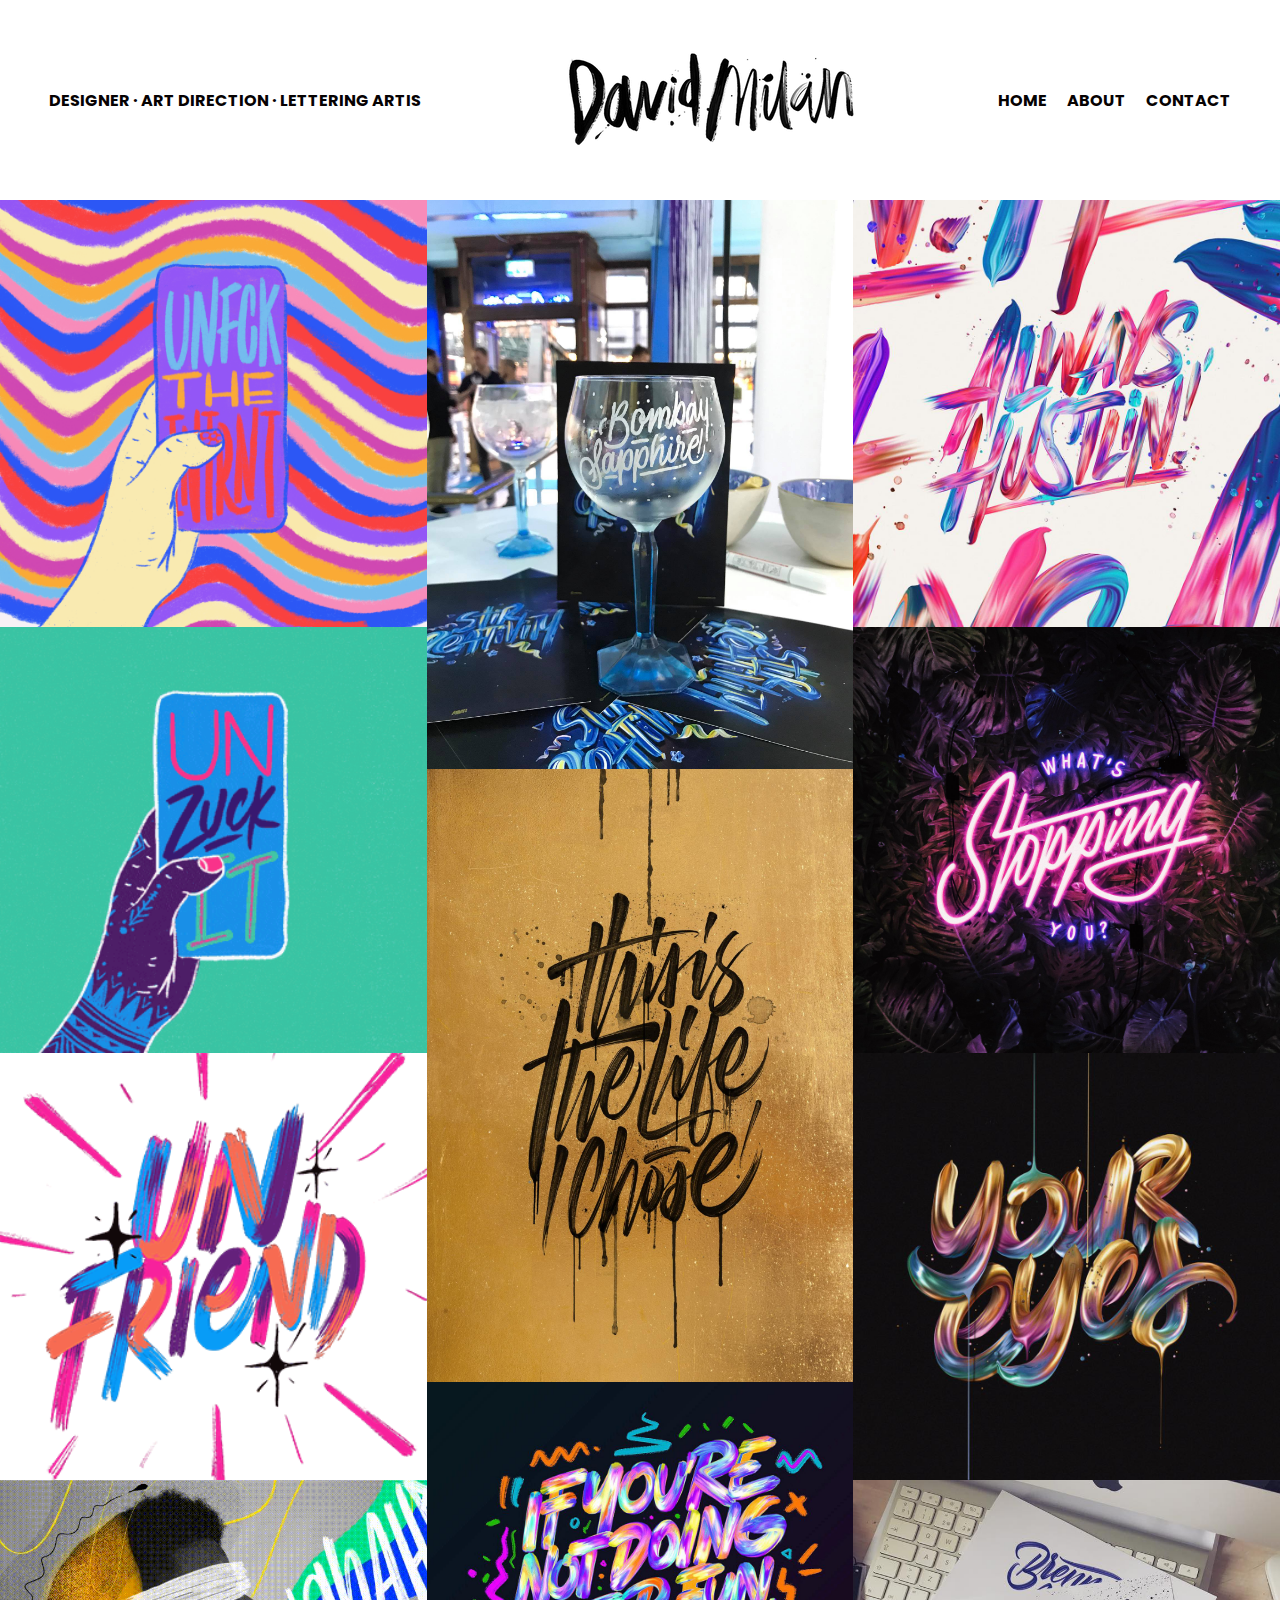
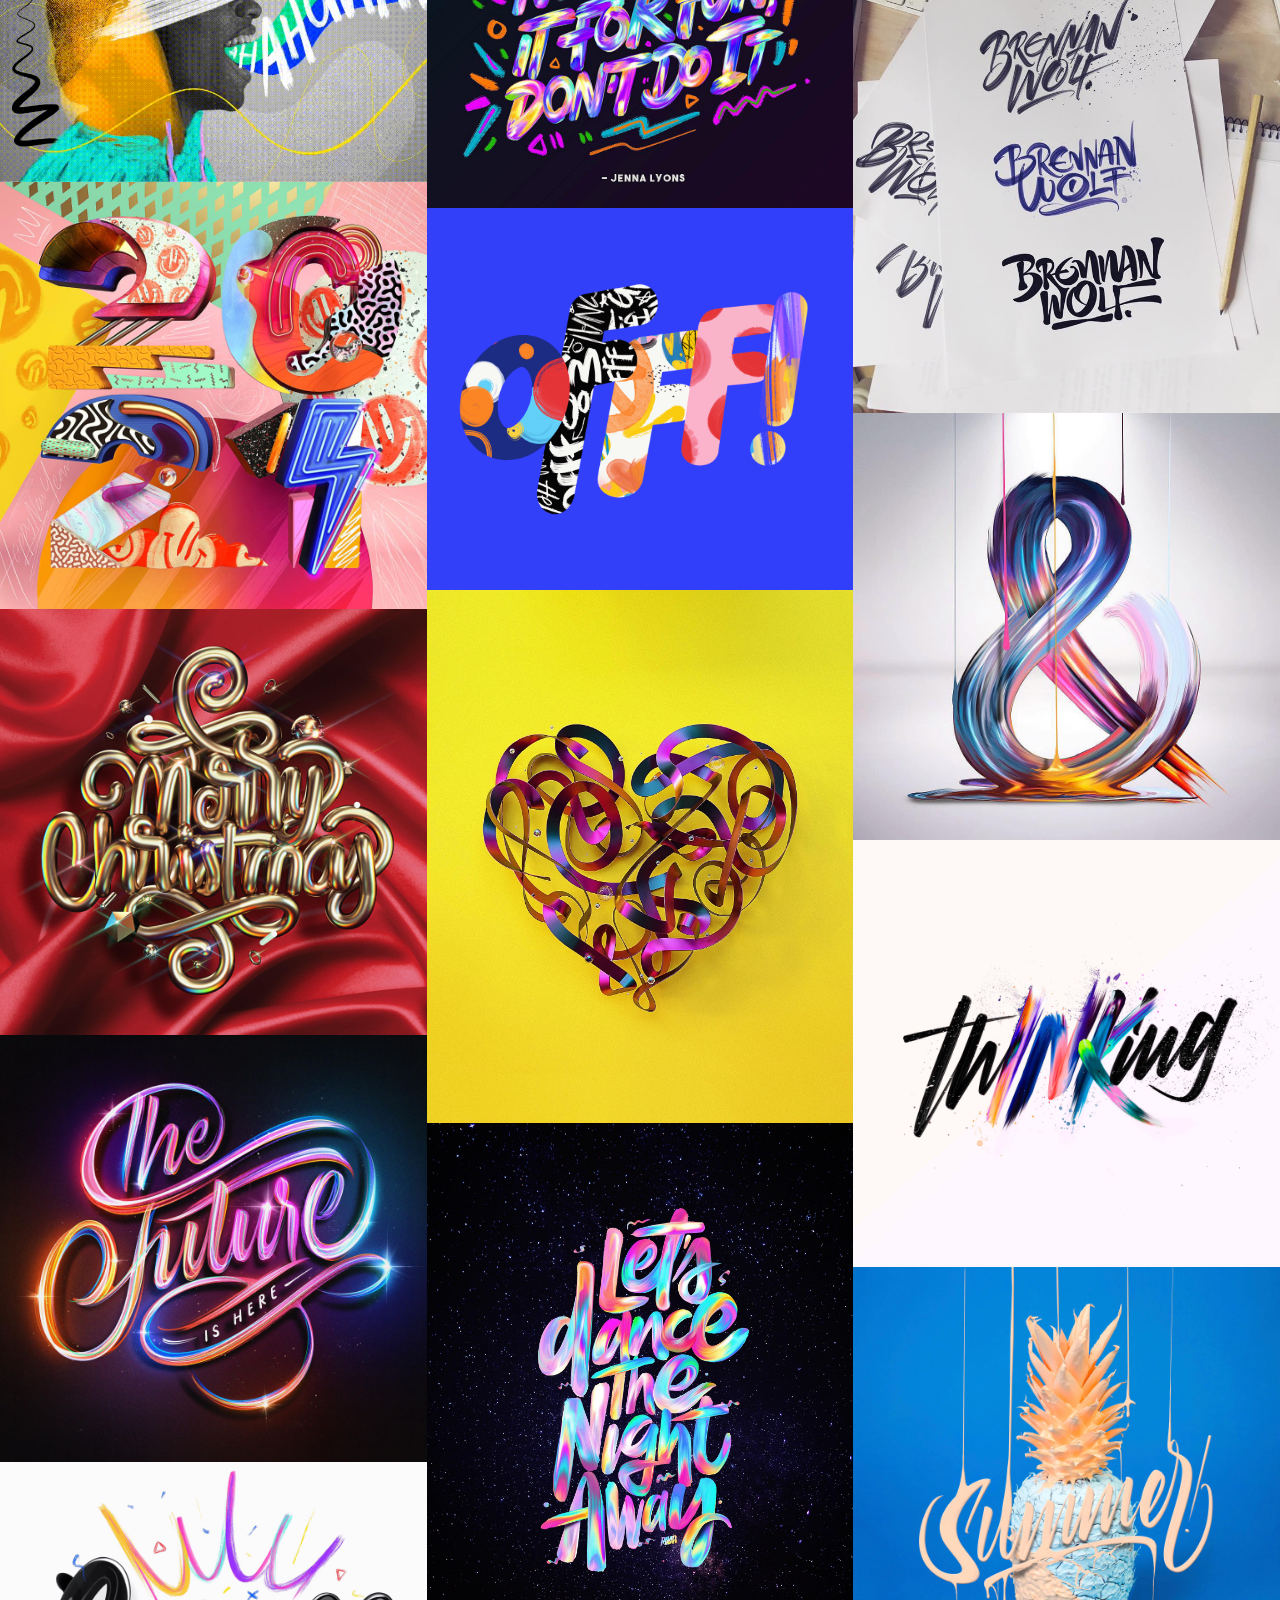
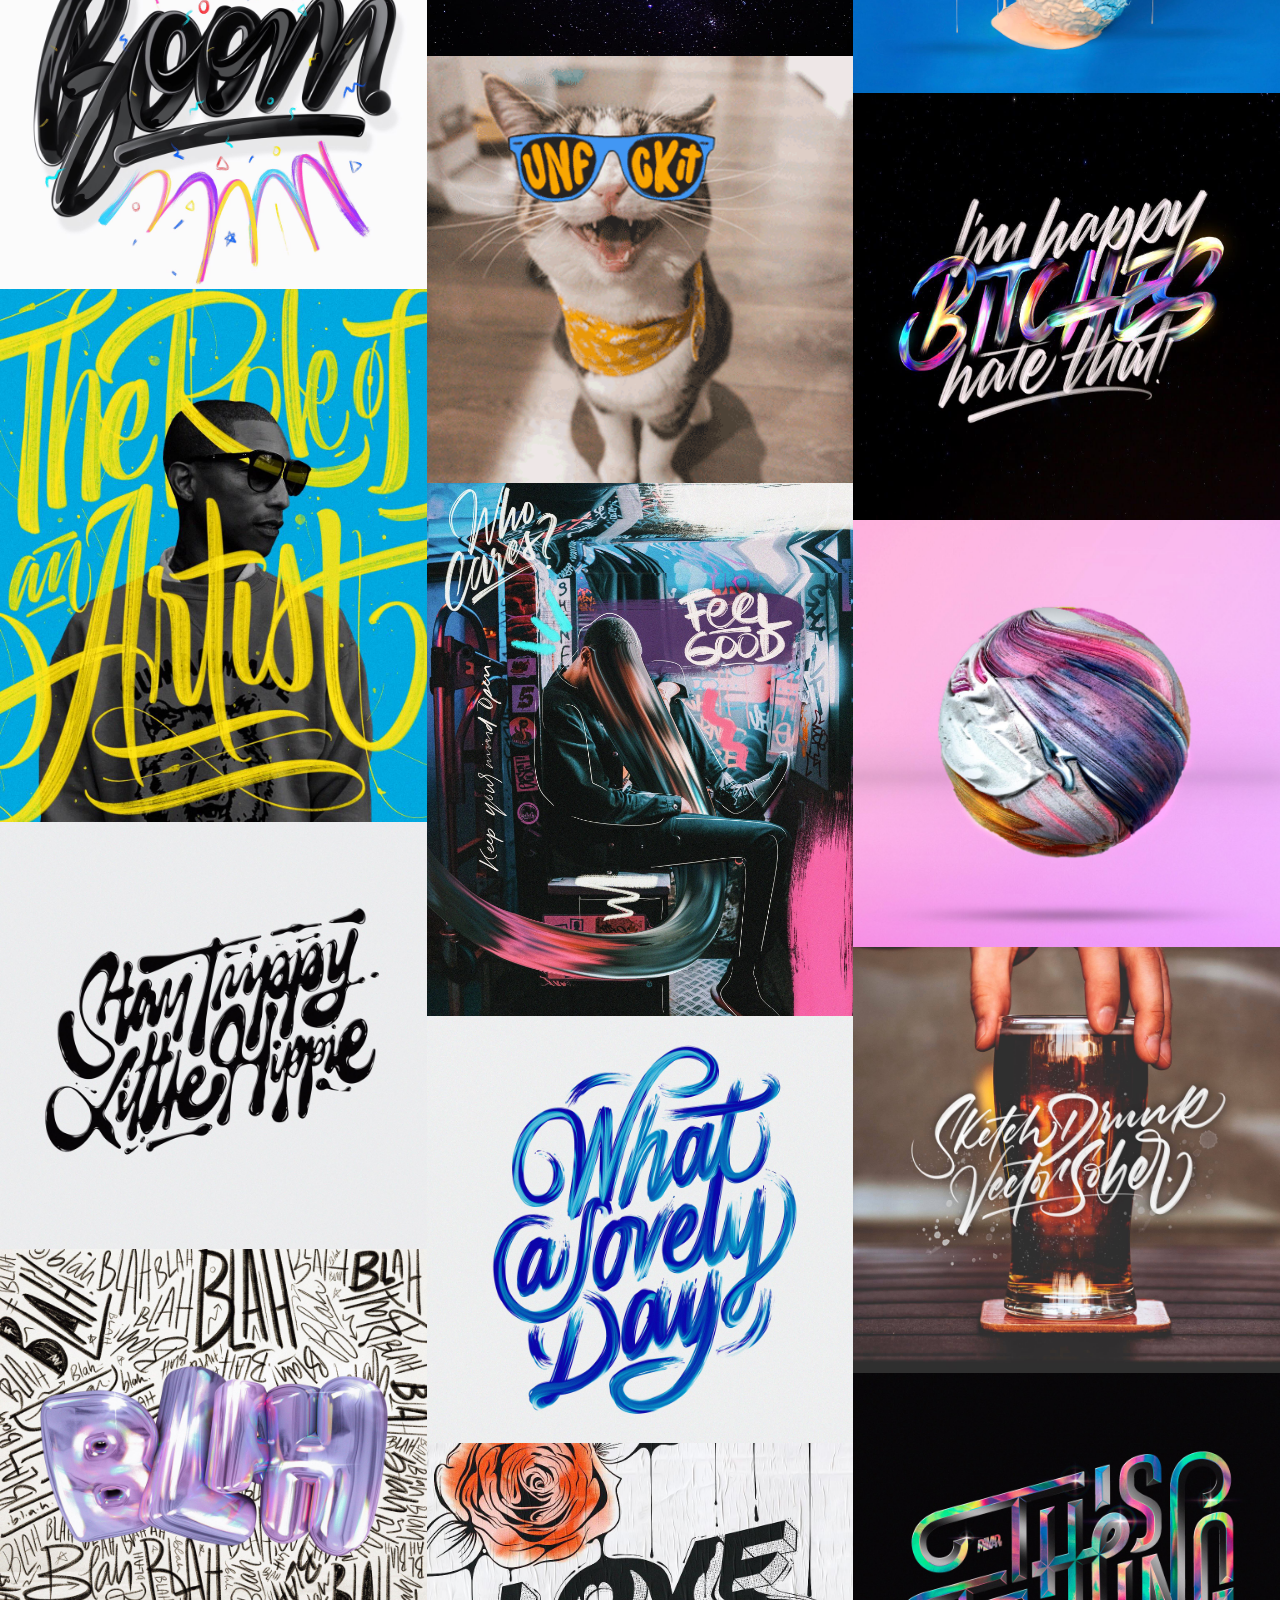
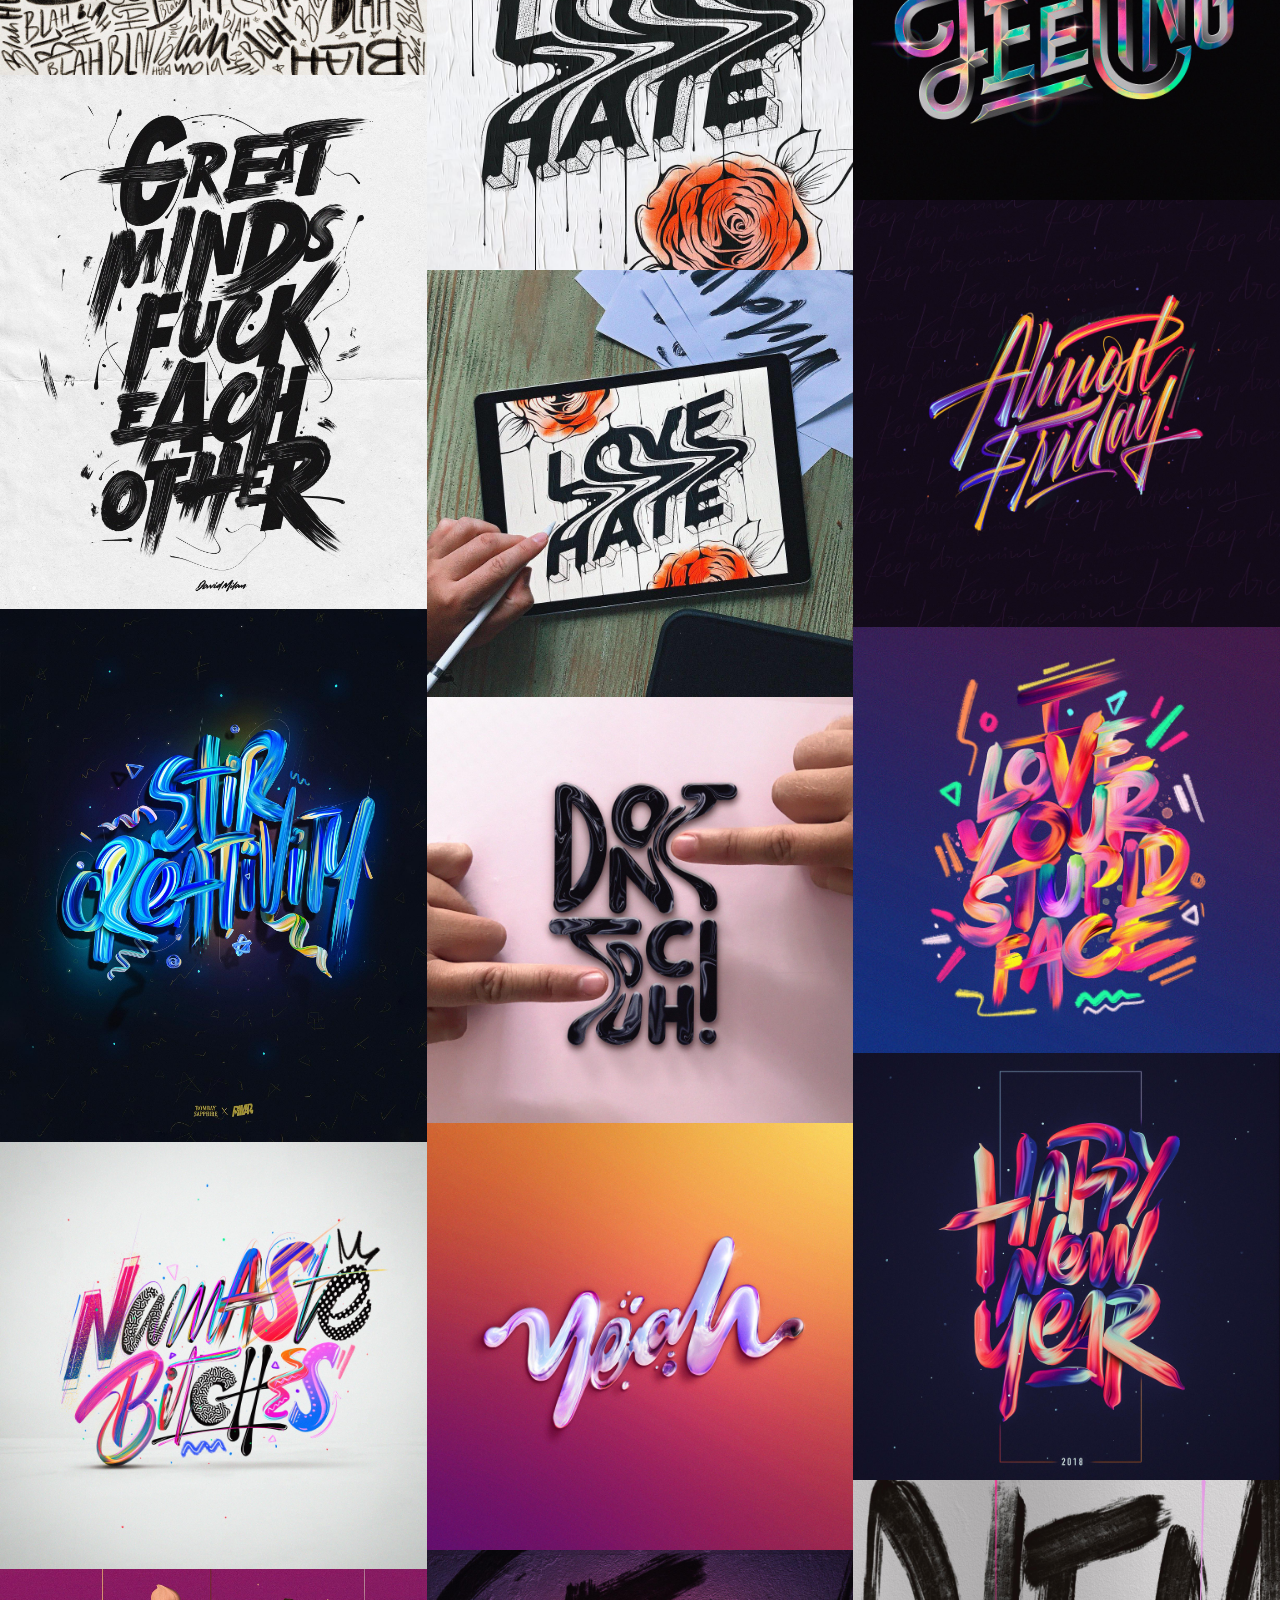
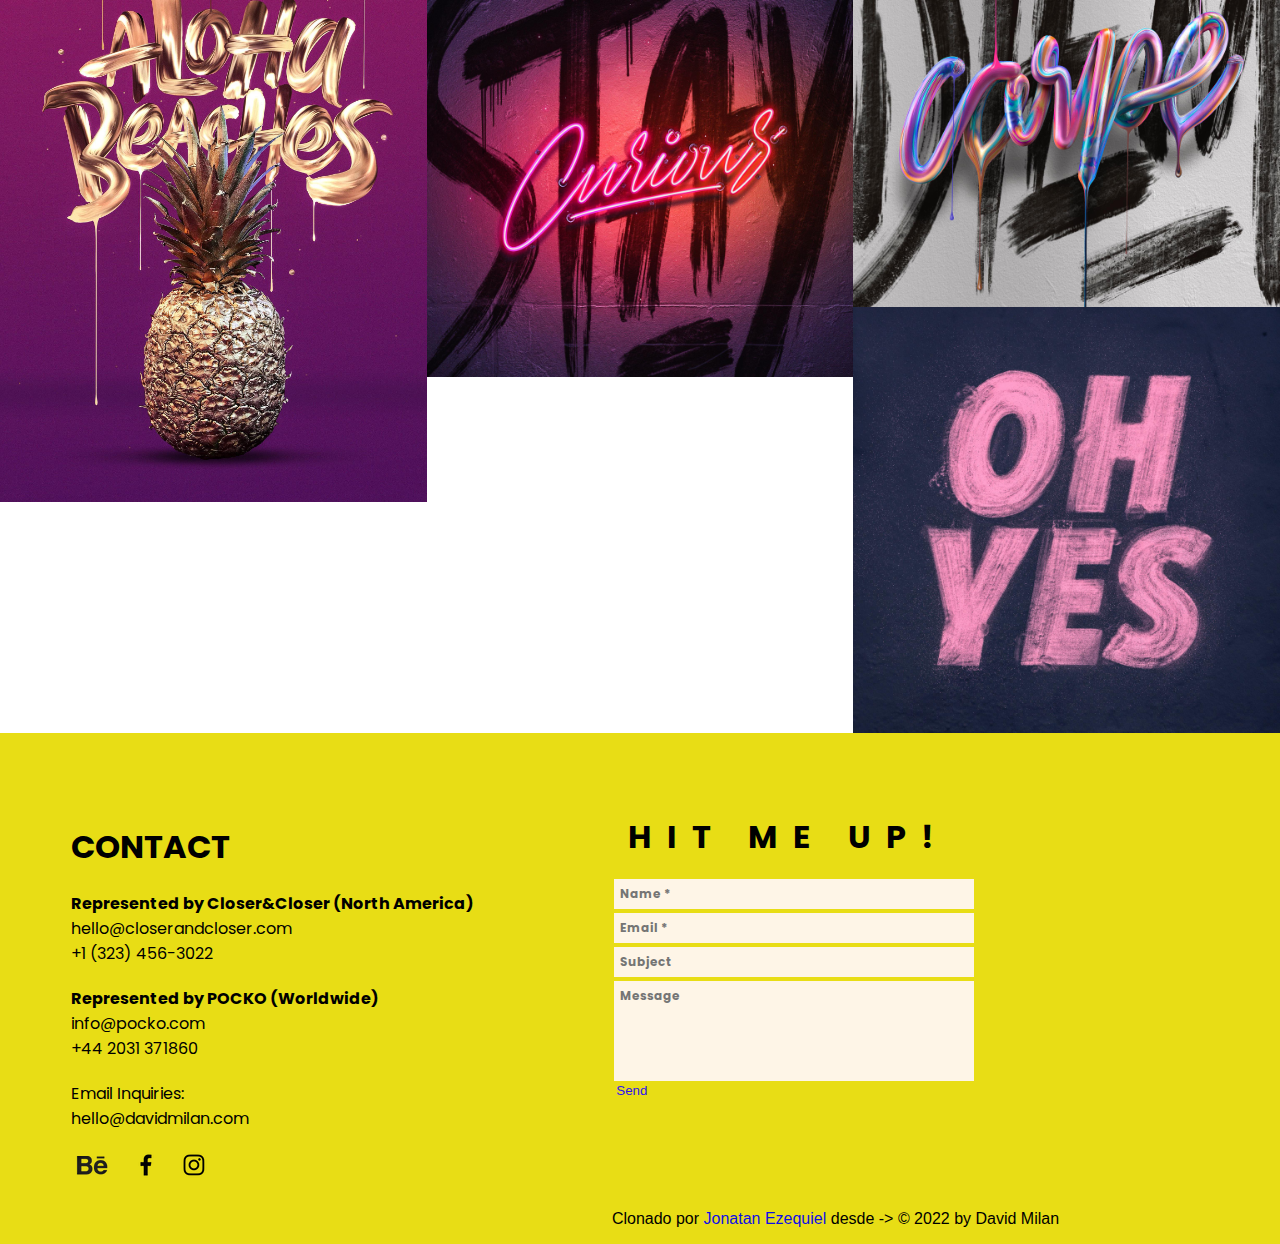
<file: index.html>
<!DOCTYPE html>
<html lang="en">
<head>
    <meta charset="UTF-8">
    <meta http-equiv="X-UA-Compatible" content="IE=edge">
    <meta name="viewport" content="width=device-width, initial-scale=1.0">
    <link rel="stylesheet" href="./style.css">
    <link rel="preconnect" href="https://fonts.googleapis.com">
    <link rel="preconnect" href="https://fonts.gstatic.com" crossorigin>
    <link rel="preconnect" href="https://fonts.googleapis.com">
    <link rel="preconnect" href="https://fonts.gstatic.com" crossorigin>
    <link href="https://fonts.googleapis.com/css2?family=Kanit:wght@500&display=swap" rel="stylesheet"> 
    <link href="https://fonts.googleapis.com/css2?family=Poppins:wght@300&display=swap" rel="stylesheet">
    <title>David Milan</title>
</head>
<body>
<div class="modal">
    <!-- VENTANA MODAL PARA COMPARTIR EN REDES -->
    <div class="caje" id="caje">
        <img class="salidaX" id="salidaX" src="./imagenes/xpequeña.png" alt="">
        <a href="https://www.facebook.com/sharer/sharer.php?u=https%3A%2F%2Fwww.davidmilan.com%2F%3Fpgid%3Dj3v9reg1-59418e37-b7f4-478e-8bac-de6d99911ed0&t=ADRIENNE%20WARREN.PNG" target="_blank"><img id="f" src="./imagenes/facebookimg.png" alt="" class="iconos-alert"></a>
        <a href="https://twitter.com/intent/tweet?url=https%3A%2F%2Fwww.davidmilan.com%2F%3Fpgid%3Dj3v9reg1-59418e37-b7f4-478e-8bac-de6d99911ed0&amp;text=ADRIENNE%20WARREN.PNG&amp;hashtags=gallery%2Cphotos%2Cphotographer%2Cprofessional" target="_blank"><img id="tw" src="./imagenes/twiiterimg.png" alt="" class="iconos-alert"></a>
        <a href="https://ar.pinterest.com/pin/635711303630636393/" target="_blank"><img id="p" src="./imagenes/pinterest.png" alt="" class="iconos-alert"></a>
        <a href="https://www.tumblr.com/widgets/share/tool/preview?shareSource=legacy&canonicalUrl=&url=https%3A%2F%2Fwww.davidmilan.com%2F%3Fpgid%3Dj3v9reg1-59418e37-b7f4-478e-8bac-de6d99911ed0&posttype=link&title=&caption=&content=https%3A%2F%2Fwww.davidmilan.com%2F%3Fpgid%3Dj3v9reg1-59418e37-b7f4-478e-8bac-de6d99911ed0" target="_blank"><img id="t" src="./imagenes/Timg.png" alt="" class="iconos-alert"></a>
        <a href="https://mail.google.com/mail/u/0/#inbox?compose=GTvVlcSMVkzkzrLfdkVHNVxknGVPSZRQHSxTfWVTHgPgjbdxpQSCfGVFBQSjlvQBtWLJwgldJTKsr" target="_blank"><img id="mail" src="./imagenes/mailimg.png" alt="" class="iconos-alert"></a>
        <input id="input-alert" type="text" readonly value="http://127.0.0.1:5500/index.html"/>
        <img class="boton-copiar" src="./imagenes/boton-copiar.png" alt="">
    </div>
    <!-- VENTANA MODAL CON IMAGENES -->
<div class="container-slider">
    <img class="white-heart" id="heart" src="./imagenes/heart.png" alt="">
    <img class="red-heart" id="heart2" src="./imagenes/red-heart.png" alt="red-heart">
    <img class="flecha-compartir" id="flecha-compartir" src="./imagenes/flecha.png" alt="">
    <p class="number" id="number"></p>
    <div class="slider" id="slider">
    </div>
    <img id="btn-cierra" src="./imagenes/salidaX.png" alt="">
    <a href="./index.html"><img class="flecha-salidaMobile" src="./imagenes/flecha-izquierda-mobile.png" alt=""></a>
    <button id="btnizq" class="sliderbtn sliderbtn__left"  type="button">&lt;</button>
    <button id="btnder" class="sliderbtn sliderbtn__rigth" type="button">&gt;</button>
</div>
</div>
    <div class="abrir-cerrar">
    <!-- NAV DESKTOP -->
<header class="header">
    <div>
            <span class="text-nav">DESIGNER &#183; ART DIRECTION &#183; LETTERING ARTIS</span>
    </div>
    <div class="imglogo">
            <img class="logoimg" src="./imagenes/DavidMilan.Logo.webp" alt="">
    </div>
    <nav id="wow">
        <ul class="nav-items">
                <a href="./index.html"><span class="text-nav">HOME</span></a>
                <a href="./pages/about.html"><span class="text-nav">ABOUT</span></a>
                <a href="#contacto"><span class="text-nav">CONTACT</span></a>
        </ul>
    </nav>
</header>
<!-- nov mobile -->
<img id="menumobile" class="menunav" src="./imagenes/menumobile.png" alt="menuMobile">
<img class="menunavX" src="./imagenes/salidaX.png" alt="Salida">
<div class="navMobile">
    <img class="logoimg-mobile" src="./imagenes/DavidMilan.Logo.webp" alt="David Milan">
    <span id="items-nav" class="text-nav">DESIGNER &#183; ART DIRECTION &#183; LETTERING ARTIS</span>
</div>
<div>
<div id="navmobile-padre" class="navmobile">
    <a href="./index.html"><span class="text-nav items-nav-mobile">HOME</span></a>
    <a href="./pages/about.html"><span class="text-nav items-nav-mobile">ABOUT</span></a>
    <a href="#contacto"><span class="text-nav items-nav-mobile">CONTACT</span></a>
</div>
</div>
    <div class="container">
        <div class="flex-1" id="galeria">
            <img src="./imagenes/gif1.gif" data-desc="UNKFCK.GIF" data-precio="5000" alt="primera" class="img"> 
            <img src="./imagenes/gif3.gif" data-desc="UNZUCKIT.GIF" alt="negro con blanco" class="img">
            <img src="./imagenes/gif4.gif" data-desc="UNFOLLOW.GIF" alt="" class="img">
            <img src="./imagenes/gif6.gif" data-desc="HAHO.GIF" alt="" class="img">
            <img src="./imagenes/gif7.jpg" data-desc="2021.JPG" alt="" class="img">
            <img src="./imagenes/gif9.jpg" data-desc="CHRISTMAS.JPG" alt="" class="img">
            <img src="./imagenes/gif10.jpg" data-desc="THEFUTURE.PGN" alt="" class="img">
            <img src="./imagenes/gif11.jpg" data-desc="BOOM.JPG" alt="" class="img">
            <img src="./imagenes/gif12.jpg" data-desc="ARTIST.PNG" alt="" class="img">
            <img src="./imagenes/gif13.jpg" data-desc="HIPPIE.PNG" alt="" class="img">
            <img src="./imagenes/gif14.jpg" data-desc="BLA.JPG" alt="" class="img">
            <img src="./imagenes/gif15.jpg" data-desc="GREAT.JPG" alt="" class="img">
            <img src="./imagenes/gif25.jpg" data-desc="CREATIVITY.JPG" alt="" class="img">
            <img src="./imagenes/gif26.jpg" data-desc="NAMASTE.JPG" alt="" class="img">
            <img src="./imagenes/gif31.jpg" data-desc="ALOHA.JPG" alt="" class="img">
        </div>
        <div class="flex-2" id="galeria">
            <img src="./imagenes/gif27.jpg" data-desc="SAPHIRE.JPG" alt="" class="img">
            <img src="./imagenes/gif29.jpg" data-desc="CHOSE.JPG" alt="" class="img">
            <img src="./imagenes/gif30.jpg" data-desc="JENNA.JPG" alt="" class="img">
            <img src="./imagenes/gif2.gif" data-desc="OFF.JPG" alt="" class="img">
            <img src="./imagenes/gif8.jpg" data-desc="HEART.JPG" alt="" class="img">
            <img src="./imagenes/gif28.jpg" data-desc="DANCE.JPG" alt="" class="img">
            <img src="./imagenes/gif5.gif" data-desc="CAT.JPG" alt="" class="img">
            <img src="./imagenes/gif32.jpg" data-desc="GOOD.JPG" alt="" class="img">
            <img src="./imagenes/gif17.jpg" data-desc="LOVELY.JPG" alt="" class="img">
            <img src="./imagenes/gif18.jpg" data-desc="HAT.JPG" alt="" class="img">
            <img src="./imagenes/gif19.jpg" data-desc="LOVEHATE.JPG" class="img">
            <img src="./imagenes/gif20.jpg" data-desc="TOUCH.JPG" alt="" class="img">
            <img src="./imagenes/gif21.jpg" data-desc="YEAH.JPG" alt="" class="img">
            <img src="./imagenes/gif22.jpg" data-desc="STAY.JPG" alt="" class="img">
        </div>    
        <div class="flex-3" id="galeria">
            <img src="./imagenes/gif36.jpg" data-desc="ALWAYS.JPG" alt="" class="img">
            <img src="./imagenes/gif37.jpg" data-desc="SOPPING.JPG" alt="" class="img">
            <img src="./imagenes/gif38.jpg" data-desc="EYES.JPG" alt="" class="img">
            <img src="./imagenes/gif39.jpg" data-desc="WRITE.JPG" alt="" class="img">
            <img src="./imagenes/gif40.jpg" data-desc="&" alt="" class="img">
            <img src="./imagenes/gif41.jpg" data-desc="THINKING.JPG" alt="" class="img">
            <img src="./imagenes/gif42.jpg" data-desc="SUMMER.JPG" alt="" class="img">
            <img src="./imagenes/gif43.jpg" data-desc="BITCHES.JPG" alt="" class="img">
            <img src="./imagenes/gif44.jpg" data-desc="COLOR.JPG" alt="" class="img">
            <img src="./imagenes/gif45.jpg" data-desc="DRINK.JPG" alt="" class="img"> 
            <img src="./imagenes/gif16.jpg" data-desc="ARTE.JPG" alt="" class="img">
            <img src="./imagenes/gif33.jpg" data-desc="FRIENDS.JPG" alt="" class="img">
            <img src="./imagenes/gif34.jpg" data-desc="LOVE.JPG" alt="" class="img">
            <img src="./imagenes/gif35.jpg" data-desc="YEAR.JPG" alt="" class="img">
            <img src="./imagenes/gif23.jpg" data-desc="COLORS.JPG" alt="" class="img">
            <img src="./imagenes/gif24.jpg" data-desc="YES.JPG" alt="" class="img">
        </div> 
    </div>
<footer class="footer" id="contacto">
        <div class="footer__datos">
            <div class="footer__datos-contacto">
                <span class="footer__text footer__text-contact">CONTACT</span>
            </div>
            <div class="footer__datos-contacto">
                <span class="footer__text" id="bold">Represented by Closer&Closer (North America)</span>
                <span class="footer__text">hello@closerandcloser.com</span>
                <span class="footer__text">+1 (323) 456-3022‬</span>
            </div>
            <div class="footer__datos-contacto">
                <span class="footer__text" id="bold">Represented by POCKO (Worldwide)</span>
                <span class="footer__text">info@pocko.com</span>
                <span class="footer__text">​+44 2031 371860</span>
            </div>
            <div class="footer__datos-contacto">
                <span class="footer__text">Email Inquiries:</span>
                <span class="footer__text">hello@davidmilan.com</span>
            </div>
            <div class="footer__img">
                <a href="https://www.behance.net/davidmilan" target="_blank"><img class="footer__icono" id="icono" src="./imagenes/footer1.webp" alt=""></a>
                <a href="https://www.facebook.com/mdemilan90/?fref=ts" target="_blank"><img class="footer__icono" src="./imagenes/footer2.webp" alt=""></a>
                <a href="https://www.instagram.com/mdemilan/" target="_blank"><img class="footer__icono" src="./imagenes/footer3.webp" alt=""></a>
            </div>
        </div>
        <div class="footer__contacto">
            <div class="footer__contacto-formulario">
                <h1 id="letterspacing" class="contactame">HIT ME UP!</h1>
                <input type="text" class="footer__contacto-form" id="importante" placeholder="Name *">
                <input type="email" class="footer__contacto-form" id="importante" placeholder="Email *">
                <input type="text" class="footer__contacto-form" id="subject" placeholder="Subject">
                <textarea name="" class="footer__contacto-form" id="message" cols="70" rows="10" placeholder="Message"></textarea>
                <button id="botonSend">Send</button>
                <span class="by">Clonado por <a href="https://jonatanezequiel.com/">Jonatan Ezequiel</a> desde -> &#169; 2022 by David Milan</span>
            </div>
        </div>
    </footer>
</div>
    <script src="./index.js"></script>
</body>
</html>
</file>
<file: style.css>
* {
    margin: 0;
    padding: 0;
    box-sizing: border-box;
}

.abrir-cerrar {
    display: flex;
    flex-direction: column;
}

.container {
    display: grid;
    grid-template-columns: repeat(3, 1fr);
}

.flex-1 {
  display: flex;
  flex-direction: column;
}

.flex-2 {
    display: flex;
    flex-direction: column;
}

.flex-3 {
    display: flex;
    flex-direction: column;
} 

#navmobile-padre {
    display: none;
}

.img {
    max-width: 800px;
    height: auto;
    width: 100%;
    cursor: pointer;
}

.img:hover {
    opacity: .5;
    visibility: visible;
}
/* NAV */

.header {
    height: 200px;
    background-color: white;
    display: flex;
    flex-direction: row;
    justify-content: space-around;
    align-items: center;
} 

.menunav {
    display: none;
}


.menunavX {
    display: none;
}

.logoimg-mobile {
    display: none;
}

.nav {
    display: flex;
    flex-direction: row;
    justify-content: space-around;
    padding-top: 2rem;
}

.nav-items {
    display: flex;
}

#items-nav {
    display: none;
}

.text-nav {
    color: rgb(6, 2, 2);
    text-decoration: none;
    padding: 10px;
    font-family: 'Poppins', sans-serif;
    font-size: 1rem;
    font-weight: bold;
    display: flex;
    justify-content: center;
    top: 70%;
}


.imglogo {
    text-align: center;
    top: 0;
}

a {
    list-style: none;
    text-decoration: none;
}

  /* Estilos del LigthBox */
  


  #galeria {
    width: 100%;
    height: auto;
    border-radius: 5px;
    cursor: pointer;
  }


  .modal {
    display: none;
    height: 100vh;
    width: 100%;
    margin: auto;
  }


  .container-slider {
    height: 100%;
    overflow: hidden;
    min-width: 100%;
    
  }

  .slider {
    display: flex;
    height: 100%;
    width: 1800%;
   
  }

  .slider__section {
    margin: auto;
    width: 100%;
    height: 800px;
    display: flex;
  }

  .slider__img {
    height: 700px;
    margin-top: 1rem;
    transform: translateX(40%);
    min-width: 400px;
    max-width: 700px;
    display: flex;
  }

  .p {
    font-size: 1.5rem;
    /* height: 100%; */
    font-family: 'Kanit', sans-serif;
    font-weight: bold;
    letter-spacing: 0.3em;
    position: absolute;
    top: 10%;
    left: 70%;
  }
  
  .slider__section {
    position: relative;
  }
  
  .sliderbtn {
    position: absolute;
    width: 40px;
    height: 40px;
    top: 50%;
    font-size: 30px;
    border-radius: 50%;
  }
  
  .sliderbtn__rigth {
  left: 1200px;
  }
  
  .sliderbtn__left {
  left: 40px;
  }
  

@keyframes mover {
    0% {
        opacity: 1;
    }
    100% {
        opacity: 0;
    }
}

@keyframes mover {
    0% {
        opacity: 0;
    }
    100% {
        opacity: 1;
    }
}

  button {
    cursor: pointer;
    background: transparent;
    border: transparent;
    color: black;
  }
  
  #btn-cierra {
    cursor: pointer;
    position: absolute;
    top: 5%;
    right: 2%;
    font-size: 8px;
  }
  
  .white-heart {
    position: absolute;
    top: 5%;
    left: 10%;
    width: 20px;
    height: 20px; 
  }

 .red-heart {
    position: absolute;
    top: 5%;
    left: 10%;
    width: 20px;
    height: 20px; 
    display: none;
  }

  .flecha-compartir {
    position: absolute;
    width: 23px;
    height: 20px;
    left: 7%;
    top: 5%;
  }

  .flecha-ampliar {
    width: 49px;
    height: 49px;
    position: absolute;
    top: 3%;
    left: 2%;
    
  }

  .flecha-salidaMobile {
    display: none;
  }

  .number {
    font-size: 1.1rem;
    font-family: 'Trebuchet MS', 'Lucida Sans Unicode', 'Lucida Grande', 'Lucida Sans', Arial, sans-serif;
    position: absolute;
    top: 5%;
    left: 11.3%;
  }

  /* Estilos del footer */
  
#bold {
    font-weight: bold;
}

#message {
    height: 100px;
    resize: none;
}

#letterspacing {
    letter-spacing: 15px;
}

#botonSend {
    width: 40px;
    color: rgb(45, 19, 239);
    margin-bottom: 7rem;
}

#icono {
    margin-top: 15px;
}
  
.footer {
    padding: 1rem;
    position: relative;
    background-color: #E8DD15;
    height: auto;
    display: flex;
    flex-direction: row; 
    justify-content: center;
}

.contactame {
    font-family: 'Poppins', sans-serif;
    font-size: 2rem;
    font-weight: bold;
    margin-left: 1rem;
    margin-bottom: 1rem;
    font-weight: bold;
}

.footer__datos {
    display: flex;
    flex-direction: column;
    margin-top: 4rem;
    margin-right: 8rem;
}

.footer__datos-contacto {
    display: flex;
    flex-direction: column;
    margin: 10px;
}

.footer__text-contact {
    font-size: 2rem;
    font-weight: bold;
}

.footer__text {
    font-family: 'Poppins', sans-serif;
}

.footer__contacto {
    display: flex;
    flex-direction: column;
    margin-top: 4rem;
    margin-right: 10rem;
}

.footer__contacto-formulario {
    display: flex;
    flex-direction: column;
}

.footer__contacto-form {
    width: 360px;
    height: 30px;
    margin: 2px;
    padding: 6px;
    background-color: #FEF5E7;
    font-size: 12px;
    font-family: 'Poppins', sans-serif;
    border: none;
    font-weight: bold;
    color: black;
}

.footer__img {
    display: flex;
    flex-direction: row;
}

.footer__icono {
    margin: 10px;
}

.by {
    font-family: Verdana, Geneva, Tahoma, sans-serif;
    font-size: 1rem;
    margin: auto;
}

.by a {
    color: rgb(14, 14, 229);
}

@keyframes cerrar {
    0% {
        opacity: 1.5;
    }
    100% {
        opacity: 0;
    }
}

@keyframes abrir {
    0% {
        opacity: 0;
    }
    100% {
        opacity: 1;
    }
}

/* About */

.about {
    display: flex;
    flex-direction: row;
    margin: auto;
    width: 97vw;
    height: auto;
    margin-bottom: 10px;
}

.imgabout {
    display: none;
   
}

.txtabout {
    display: none;
}

.caje {
    background-color: white;
    width: 500px;
    height: 230px;
    position: relative;
    display: none;
    z-index: 10;
    position: absolute;
    top: 22rem;
    left: 42rem;
}

#input-alert {
    position: absolute;
    top: 8rem;
    left: 6rem;
    width: 300px;
    height: 40px;
    padding: 5px
}

.boton-copiar {
    position: absolute;
    top: 8rem;
    left: 22rem;
    width: 50px;
    height: 40px;
}

/* .iconos-alert {
    width: 37px;
    height: 35px;
    margin-top: 4rem;
    margin-left: 1.5rem;
} */

#f {
    position: absolute;
    width: 37px;
    height: 35px;
    top: 4rem;
    left: 7rem;
}

#tw {
    position: absolute;
    width: 37px;
    height: 35px;
    top: 4.2rem;
    left: 10rem;
}

#p {
    position: absolute;
    width: 37px;
    height: 35px;
    top: 4.1rem;
    left: 13rem;
}

#t {
    position: absolute;
    width: 35px;
    height: 30px;
    top: 4.2rem;
    left: 16.2rem;
}

#mail {
    position: absolute;
    width: 43px;
    height: 33px;
    top: 4.3rem;
    left: 19rem;
}

.salidaX {
    width: 30px;
    height: 30px;
    position: absolute;
    top: 10px;
    right: 1rem;
    font-weight: bold;
}

.text- {
    display: none;
}


/* MOBILE */

@media screen and (max-width: 600px) {
    
    .header {
        display: none;
    }
    
    .nav {
        display: none;
    }

    .navMobile {
        margin-bottom: 20%;
    }

    .container {
       display: flex;
       flex-direction: column;
    }

    .img {
       /*  max-width: 600px;
        min-width: 320px; */
        height: auto;
        width: 100%;
        cursor: pointer;
    }

    .footer {
    width: 100vw;
    position: relative;
    background-color: #FFEB3B ;
    height: auto;
    display: flex;
    flex-direction: column;

    }

    .footer__datos {
        display: flex;
        flex-direction: column;
        justify-content: center;
        margin: auto;
    }
    .footer__datos-contacto {
        display: flex;
        flex-direction: column;
        justify-content: center;
        align-content: center;
        
    }
    
    .footer__text-contact {
        font-size: 4rem;
        font-weight: bold;
        display: flex;
        justify-content: center;
        
    }
    
    .footer__text {
        font-family: 'Poppins', sans-serif;
        font-size: 10px;
        text-align: center;
        justify-content: center;
    }
    
    .footer__contacto {
        display: flex;
        flex-direction: column;
        margin: auto;
        
    }
    
    .footer__contacto-formulario {
        display: flex;
        flex-direction: column;
        margin: auto;
        
       
    }
    
    .footer__contacto-form {
        width: 320px;
        height: 40px;
        padding: 6px;
        background-color: #FEF5E7;
        font-size: 12px;
        font-family: 'Poppins', sans-serif;
        border: none;
        font-weight: bold;
        color: black;
        display: flex;
        justify-content: center;
      
    }
    
    .footer__img {
        display: flex;
        flex-direction: row;
        display: flex;
        justify-content: center;
    }
    
    .footer__icono {
        margin: 10px;
    }
    
    .by {
        font-family: Verdana, Geneva, Tahoma, sans-serif;
        font-size: 10px;
    }

    #by {
        position: absolute;
        bottom: 1rem;
    }
    
    #bold {
        font-weight: bold;
    }

    .contactame {
        font-family: 'Poppins', sans-serif;
        font-size: 1rem;
        font-weight: bold;
        display: flex;
        margin: auto;
        height: 60px;
       
    }
    
    #message {
        height: 90px;
        resize: none;
        
    }
    
    #letterspacing {
        letter-spacing: 5px;
    }
    
    #botonSend {
        color: white;
        margin-bottom: 4rem;
    }
    
    #icono {
        margin-top: 15px;
    }

    .logoimg {
       display: none;
    }

    .logoimg-mobile {
        width: 250px;
        margin: auto;
        transform: translateY(45%);
        display: flex;
        align-content: center ;
        justify-content: center;
    }

    #navmobile-padre {
        display: none;
        width: 70%;
        height: 100vh;
        position: absolute;
        background: linear-gradient(rgba(5, 7, 12, 0.75), rgba(5, 7, 12, 0.75));
        display: flex;
        flex-direction: column;
        display: none;
        opacity: -5;
    }

    .text-nav-mobile {
        display: flex;
    }

    .items-nav-mobile {
        color: #FEF5E7;
        display: flex;
        justify-content: flex-start;
        margin: 15px;
    }

    .menunav {
        width: 40px;
        position: absolute;
        top: 10px;
        right: 2%;
        display: flex;
    }

    .menunavX {
        width: 40px;
        position: absolute;
        top: 10px;
        right: 2%;
        display: none;
    }

    .text-nav {
        transform: translateY(150%);
        padding: 5px;
        font-family: 'Poppins', sans-serif;
        font-size: 10px;
        font-weight: bold;
    }

    .text- {
        margin-left: 2.5rem;
        margin-top: 6rem;
        padding: 5px;
        font-family: 'Poppins', sans-serif;
        font-size: 10px;
        font-weight: bold;
    }

    .modal {
        display: none;
        height: 100vh;
        width: 100%;
        margin: auto;
        display: fixed;
      }
    
      .container-slider {
        height: 100vh;
        overflow: hidden;
      }
    
      .slider {
        height: 700px;
        margin: auto;
        margin-top: 1rem;
        height: 100vh;
        
      }
    
      .slider__section {
     /*    margin-left: 0; */
        width: 100%;
        height: 100%;
        display: flex;
        flex-direction: column;
        position: absolute;
        
      }
    
      .slider__img {
        transform: translateY(40%);
        display: block;
        height: auto;
        width: 100%;
        min-width: 320px;
        min-height: 400px;
        max-width: 600px;
        max-height: 400px;
        object-fit: cover;
        
      }
    
      .p {
        transform: translateY(60%) translateX(-70%);
        font-size: 1.3rem;
        height: 100%;
        width: 100%;
        display: flex;
        justify-content: center;
        font-family: 'Kanit', sans-serif;
        font-weight: bold;
        letter-spacing: 0.3em;
      } 

      .number {
        font-size: 1.1rem;
        font-family: 'Trebuchet MS', 'Lucida Sans Unicode', 'Lucida Grande', 'Lucida Sans', Arial, sans-serif;
        position: absolute;
        top: 2.3%;
        left: 81%;
      }
     
      .flecha-salidaMobile {
        display: flex;
        position: absolute;
        top: .5%;
      }

      .flecha-compartir {
        display: none;
      }
      
      
      .sliderbtn__left {
       margin-left: -4rem;
      }
      

      .sliderbtn {
        position: absolute;
        width: 40px;
        height: 40px;
        top: 80%;
        left: 55%;
        font-size: 30px;
        border-radius: 50%;
      }

      #btn-cierra {
        display: none;
      }

      .flecha-ampliar {
        display: none;  
      }

      .white-heart {
        display: none;
      }
    
     .red-heart {
       display: none;
      }

      #items-nav {
        display: flex;
    }

    .imgabout1 {
        display: none;
    }

    .imgabout {
        display: flex;
        width: 100vw;
       
    }

    .txtabout {
        display: flex;
        width: 100vw;
    }

    #menumobile {
        display: flex;
    }
      }
</file>
